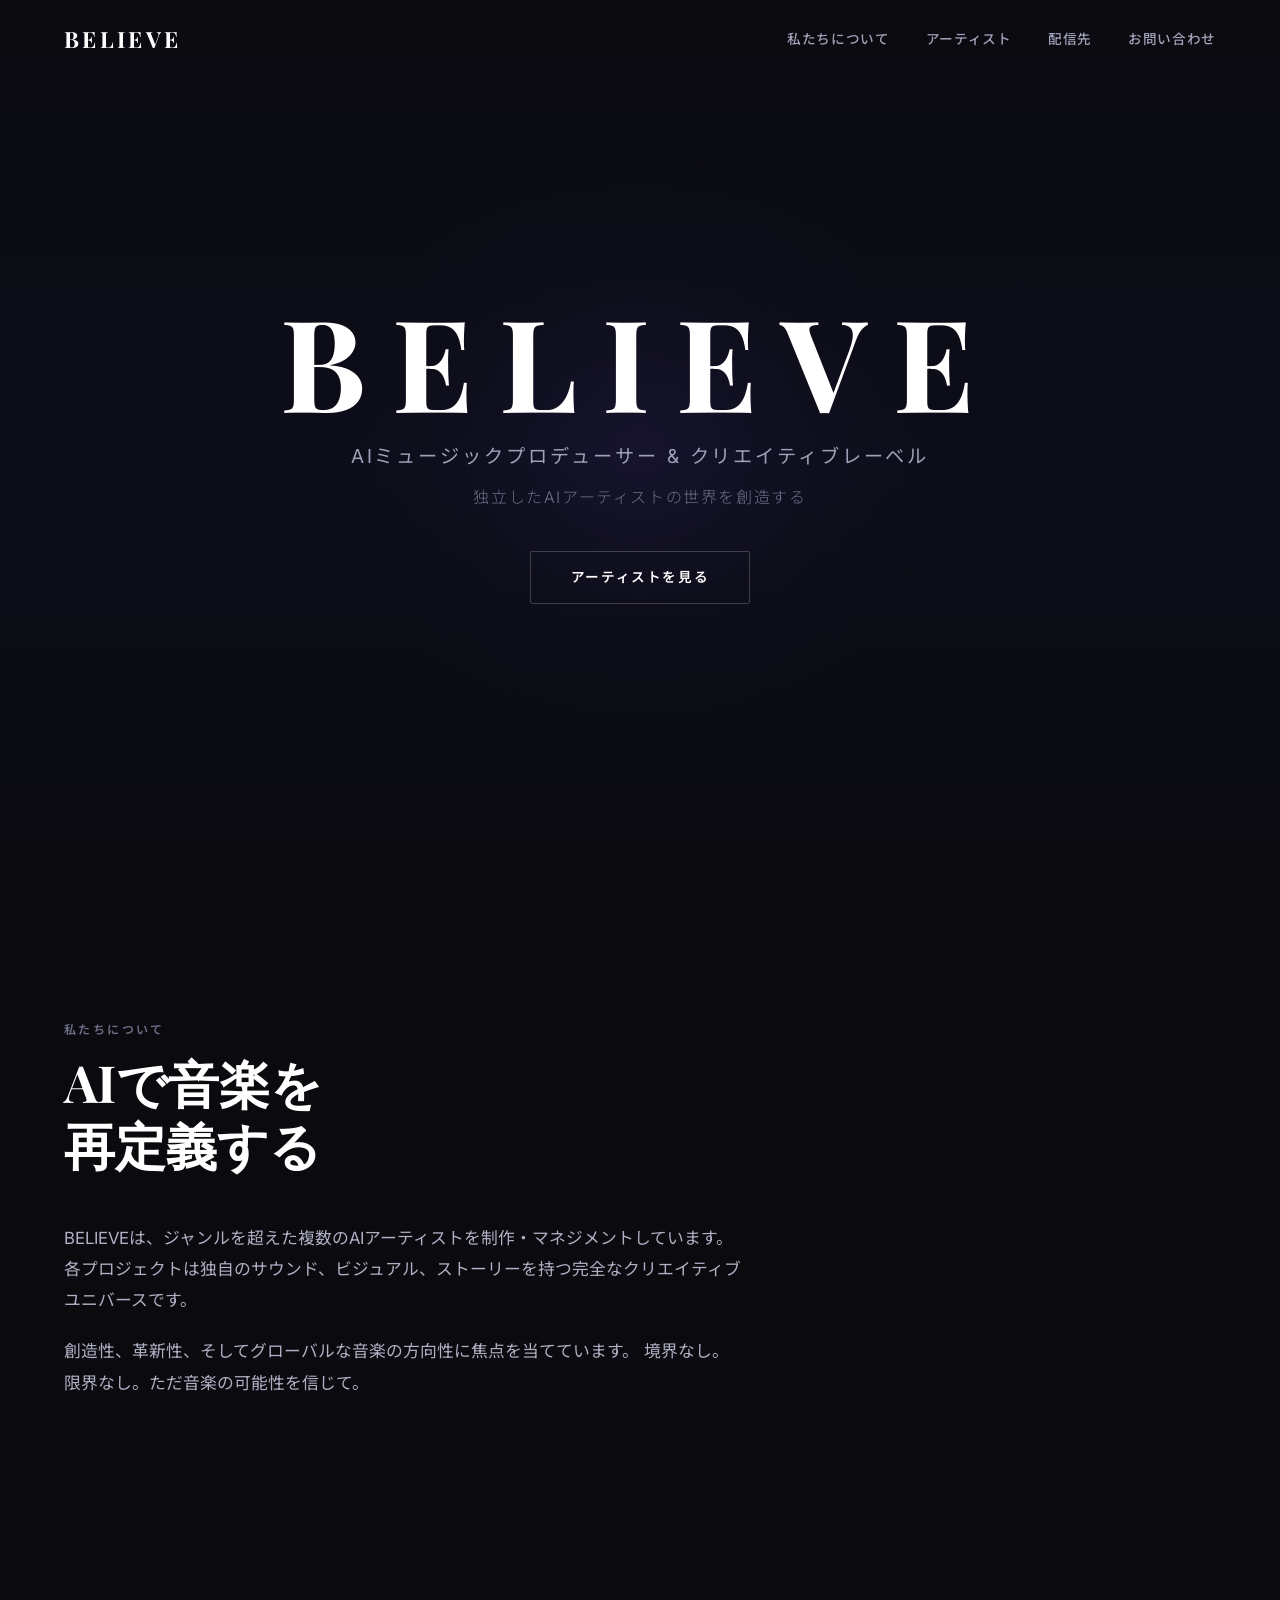
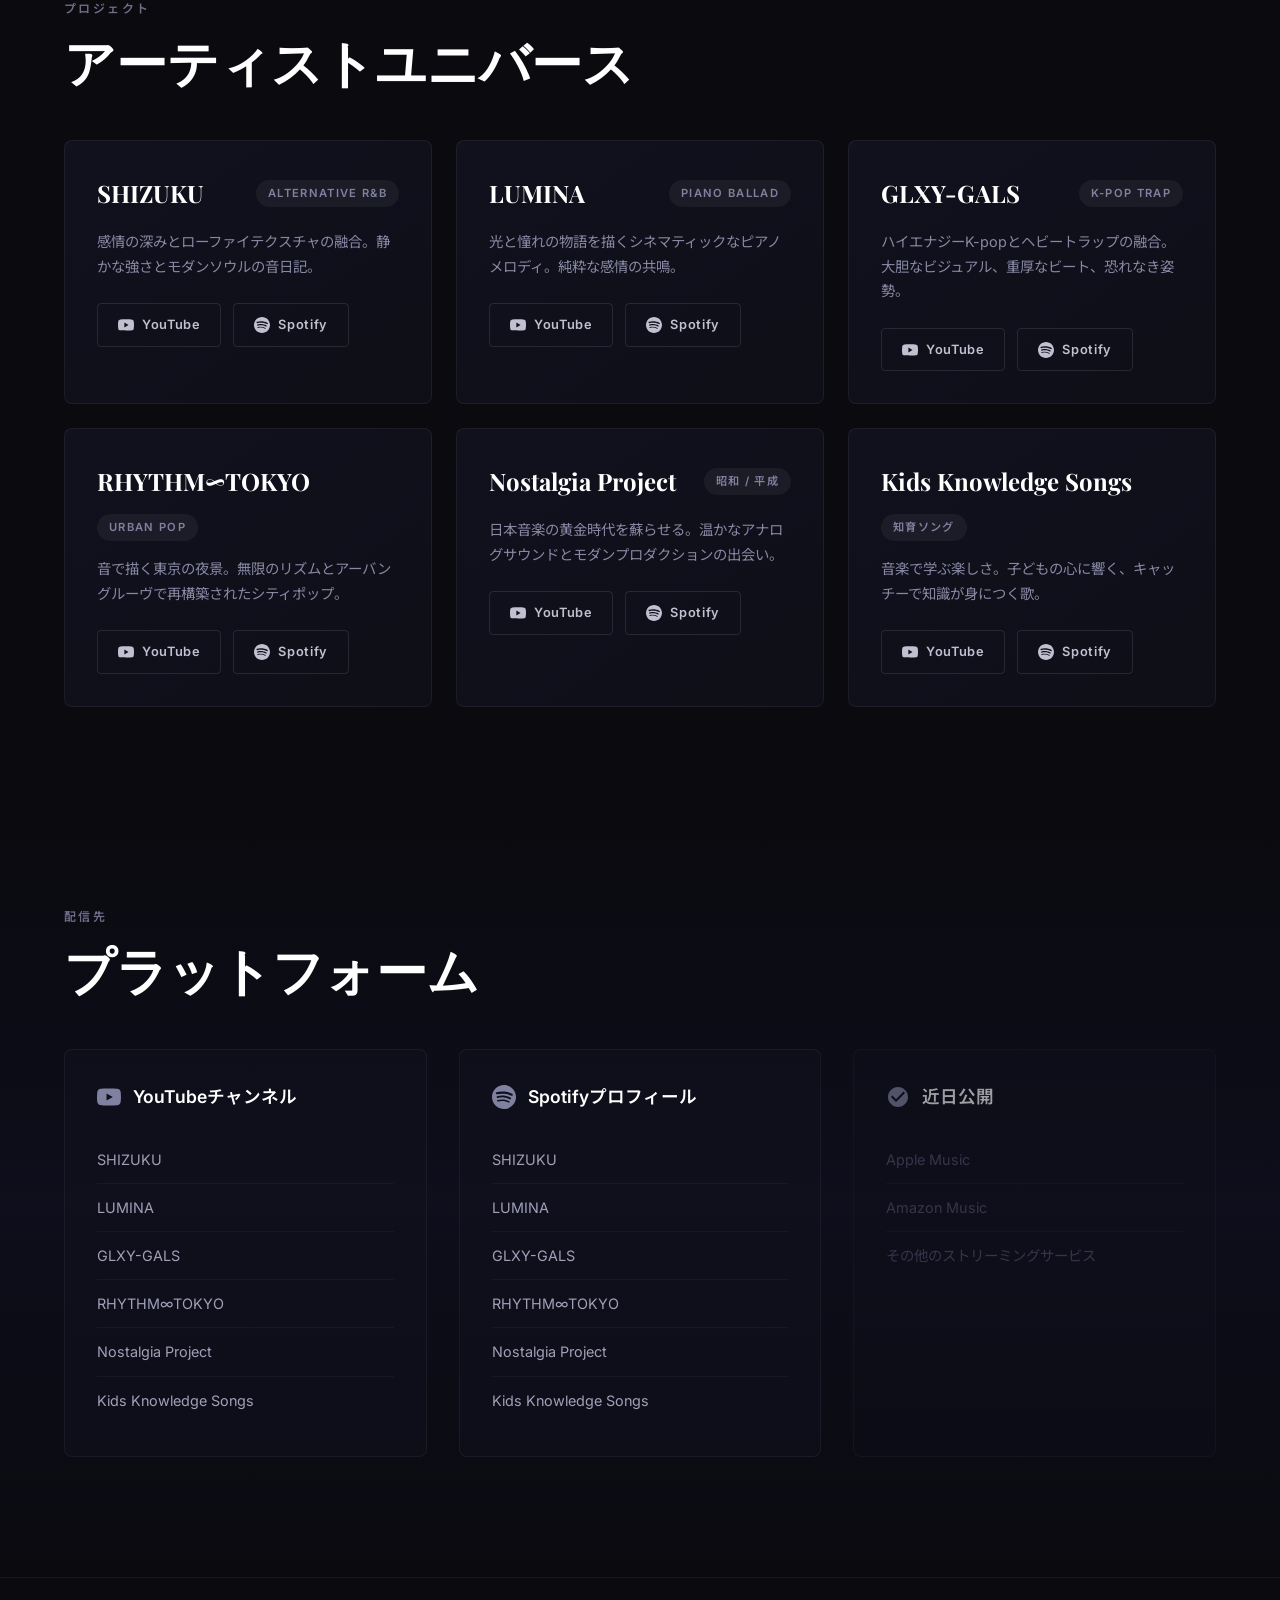
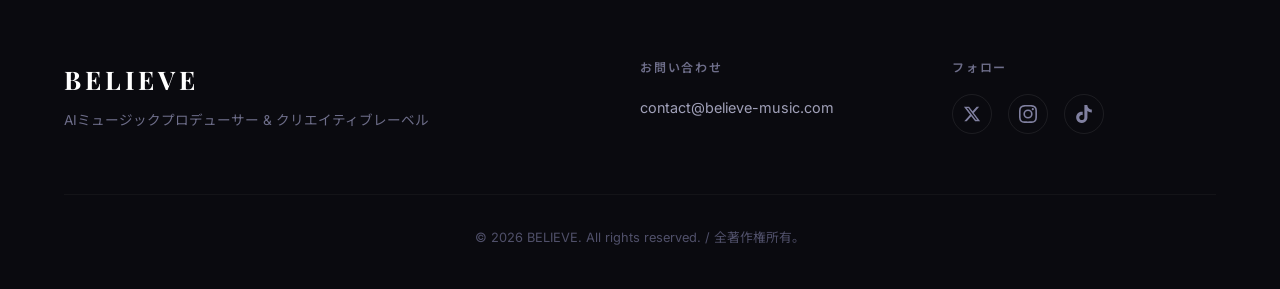
<file: Documents/01_開発/75_suno_lpsite/index.html>
<!DOCTYPE html>
<html lang="ja">
<head>
  <meta charset="UTF-8">
  <meta name="viewport" content="width=device-width, initial-scale=1.0">
  <title>BELIEVE — AIミュージックプロデューサー & クリエイティブレーベル</title>
  <meta name="description" content="BELIEVEは、ジャンルを超えた複数のAIアーティストを制作・マネジメントするクリエイティブレーベルです。">
  <link rel="stylesheet" href="style.css">
  <link rel="preconnect" href="https://fonts.googleapis.com">
  <link rel="preconnect" href="https://fonts.gstatic.com" crossorigin>
  <link href="https://fonts.googleapis.com/css2?family=Inter:wght@300;400;500;600;700&family=Noto+Sans+JP:wght@300;400;500;600;700&family=Playfair+Display:wght@400;700&display=swap" rel="stylesheet">
</head>
<body>

  <!-- ========== NAVIGATION ========== -->
  <nav class="nav" id="nav">
    <div class="nav__inner">
      <a href="#hero" class="nav__logo">BELIEVE</a>
      <button class="nav__toggle" id="navToggle" aria-label="Toggle menu">
        <span></span><span></span><span></span>
      </button>
      <ul class="nav__links" id="navLinks">
        <li><a href="#about">私たちについて</a></li>
        <li><a href="#artists">アーティスト</a></li>
        <li><a href="#platforms">配信先</a></li>
        <li><a href="#contact">お問い合わせ</a></li>
      </ul>
    </div>
  </nav>

  <!-- ========== HERO SECTION ========== -->
  <section class="hero" id="hero">
    <div class="hero__glow"></div>
    <div class="hero__content fade-in">
      <h1 class="hero__title">BELIEVE</h1>
      <p class="hero__subtitle">AIミュージックプロデューサー &amp; クリエイティブレーベル</p>
      <p class="hero__tagline">独立したAIアーティストの世界を創造する</p>
      <a href="#artists" class="hero__cta">アーティストを見る</a>
    </div>
  </section>

  <!-- ========== ABOUT SECTION ========== -->
  <section class="about" id="about">
    <div class="container">
      <div class="about__content fade-in">
        <span class="section-label">私たちについて</span>
        <h2 class="section-title">AIで音楽を<br>再定義する</h2>
        <p class="about__text">
          BELIEVEは、ジャンルを超えた複数のAIアーティストを制作・マネジメントしています。
          各プロジェクトは独自のサウンド、ビジュアル、ストーリーを持つ完全なクリエイティブユニバースです。
        </p>
        <p class="about__text">
          創造性、革新性、そしてグローバルな音楽の方向性に焦点を当てています。
          境界なし。限界なし。ただ音楽の可能性を信じて。
        </p>
      </div>
    </div>
  </section>

  <!-- ========== ARTISTS SECTION ========== -->
  <section class="artists" id="artists">
    <div class="container">
      <span class="section-label fade-in">プロジェクト</span>
      <h2 class="section-title fade-in">アーティストユニバース</h2>

      <div class="artists__grid">

        <!-- ===== ARTIST CARD: SHIZUKU ===== -->
        <!-- To add links: replace # in href with your YouTube/Spotify URL -->
        <article class="card fade-in">
          <div class="card__header">
            <h3 class="card__name">SHIZUKU</h3>
            <span class="card__genre">Alternative R&B</span>
          </div>
          <p class="card__desc">感情の深みとローファイテクスチャの融合。静かな強さとモダンソウルの音日記。</p>
          <div class="card__actions">
            <a href="#" class="btn btn--yt" target="_blank" rel="noopener" aria-label="SHIZUKU on YouTube">
              <svg class="btn__icon" viewBox="0 0 24 24" fill="currentColor"><path d="M23.498 6.186a3.016 3.016 0 00-2.122-2.136C19.505 3.545 12 3.545 12 3.545s-7.505 0-9.377.505A3.017 3.017 0 00.502 6.186C0 8.07 0 12 0 12s0 3.93.502 5.814a3.016 3.016 0 002.122 2.136c1.871.505 9.376.505 9.376.505s7.505 0 9.377-.505a3.015 3.015 0 002.122-2.136C24 15.93 24 12 24 12s0-3.93-.502-5.814zM9.545 15.568V8.432L15.818 12l-6.273 3.568z"/></svg>
              YouTube
            </a>
            <a href="#" class="btn btn--sp" target="_blank" rel="noopener" aria-label="SHIZUKU on Spotify">
              <svg class="btn__icon" viewBox="0 0 24 24" fill="currentColor"><path d="M12 0C5.4 0 0 5.4 0 12s5.4 12 12 12 12-5.4 12-12S18.66 0 12 0zm5.521 17.34c-.24.359-.66.48-1.021.24-2.82-1.74-6.36-2.101-10.561-1.141-.418.122-.779-.179-.899-.539-.12-.421.18-.78.54-.9 4.56-1.021 8.52-.6 11.64 1.32.42.18.479.659.301 1.02zm1.44-3.3c-.301.42-.841.6-1.262.3-3.239-1.98-8.159-2.58-11.939-1.38-.479.12-1.02-.12-1.14-.6-.12-.48.12-1.021.6-1.141C9.6 9.9 15 10.561 18.72 12.84c.361.181.54.78.241 1.2zm.12-3.36C15.24 8.4 8.82 8.16 5.16 9.301c-.6.179-1.2-.181-1.38-.721-.18-.601.18-1.2.72-1.381 4.26-1.26 11.28-1.02 15.721 1.621.539.3.719 1.02.419 1.56-.299.421-1.02.599-1.559.3z"/></svg>
              Spotify
            </a>
          </div>
        </article>

        <!-- ===== ARTIST CARD: LUMINA ===== -->
        <article class="card fade-in">
          <div class="card__header">
            <h3 class="card__name">LUMINA</h3>
            <span class="card__genre">Piano Ballad</span>
          </div>
          <p class="card__desc">光と憧れの物語を描くシネマティックなピアノメロディ。純粋な感情の共鳴。</p>
          <div class="card__actions">
            <a href="#" class="btn btn--yt" target="_blank" rel="noopener" aria-label="LUMINA on YouTube">
              <svg class="btn__icon" viewBox="0 0 24 24" fill="currentColor"><path d="M23.498 6.186a3.016 3.016 0 00-2.122-2.136C19.505 3.545 12 3.545 12 3.545s-7.505 0-9.377.505A3.017 3.017 0 00.502 6.186C0 8.07 0 12 0 12s0 3.93.502 5.814a3.016 3.016 0 002.122 2.136c1.871.505 9.376.505 9.376.505s7.505 0 9.377-.505a3.015 3.015 0 002.122-2.136C24 15.93 24 12 24 12s0-3.93-.502-5.814zM9.545 15.568V8.432L15.818 12l-6.273 3.568z"/></svg>
              YouTube
            </a>
            <a href="#" class="btn btn--sp" target="_blank" rel="noopener" aria-label="LUMINA on Spotify">
              <svg class="btn__icon" viewBox="0 0 24 24" fill="currentColor"><path d="M12 0C5.4 0 0 5.4 0 12s5.4 12 12 12 12-5.4 12-12S18.66 0 12 0zm5.521 17.34c-.24.359-.66.48-1.021.24-2.82-1.74-6.36-2.101-10.561-1.141-.418.122-.779-.179-.899-.539-.12-.421.18-.78.54-.9 4.56-1.021 8.52-.6 11.64 1.32.42.18.479.659.301 1.02zm1.44-3.3c-.301.42-.841.6-1.262.3-3.239-1.98-8.159-2.58-11.939-1.38-.479.12-1.02-.12-1.14-.6-.12-.48.12-1.021.6-1.141C9.6 9.9 15 10.561 18.72 12.84c.361.181.54.78.241 1.2zm.12-3.36C15.24 8.4 8.82 8.16 5.16 9.301c-.6.179-1.2-.181-1.38-.721-.18-.601.18-1.2.72-1.381 4.26-1.26 11.28-1.02 15.721 1.621.539.3.719 1.02.419 1.56-.299.421-1.02.599-1.559.3z"/></svg>
              Spotify
            </a>
          </div>
        </article>

        <!-- ===== ARTIST CARD: GLXY-GALS ===== -->
        <article class="card fade-in">
          <div class="card__header">
            <h3 class="card__name">GLXY-GALS</h3>
            <span class="card__genre">K-pop Trap</span>
          </div>
          <p class="card__desc">ハイエナジーK-popとヘビートラップの融合。大胆なビジュアル、重厚なビート、恐れなき姿勢。</p>
          <div class="card__actions">
            <a href="#" class="btn btn--yt" target="_blank" rel="noopener" aria-label="GLXY-GALS on YouTube">
              <svg class="btn__icon" viewBox="0 0 24 24" fill="currentColor"><path d="M23.498 6.186a3.016 3.016 0 00-2.122-2.136C19.505 3.545 12 3.545 12 3.545s-7.505 0-9.377.505A3.017 3.017 0 00.502 6.186C0 8.07 0 12 0 12s0 3.93.502 5.814a3.016 3.016 0 002.122 2.136c1.871.505 9.376.505 9.376.505s7.505 0 9.377-.505a3.015 3.015 0 002.122-2.136C24 15.93 24 12 24 12s0-3.93-.502-5.814zM9.545 15.568V8.432L15.818 12l-6.273 3.568z"/></svg>
              YouTube
            </a>
            <a href="#" class="btn btn--sp" target="_blank" rel="noopener" aria-label="GLXY-GALS on Spotify">
              <svg class="btn__icon" viewBox="0 0 24 24" fill="currentColor"><path d="M12 0C5.4 0 0 5.4 0 12s5.4 12 12 12 12-5.4 12-12S18.66 0 12 0zm5.521 17.34c-.24.359-.66.48-1.021.24-2.82-1.74-6.36-2.101-10.561-1.141-.418.122-.779-.179-.899-.539-.12-.421.18-.78.54-.9 4.56-1.021 8.52-.6 11.64 1.32.42.18.479.659.301 1.02zm1.44-3.3c-.301.42-.841.6-1.262.3-3.239-1.98-8.159-2.58-11.939-1.38-.479.12-1.02-.12-1.14-.6-.12-.48.12-1.021.6-1.141C9.6 9.9 15 10.561 18.72 12.84c.361.181.54.78.241 1.2zm.12-3.36C15.24 8.4 8.82 8.16 5.16 9.301c-.6.179-1.2-.181-1.38-.721-.18-.601.18-1.2.72-1.381 4.26-1.26 11.28-1.02 15.721 1.621.539.3.719 1.02.419 1.56-.299.421-1.02.599-1.559.3z"/></svg>
              Spotify
            </a>
          </div>
        </article>

        <!-- ===== ARTIST CARD: RHYTHM∞TOKYO ===== -->
        <article class="card fade-in">
          <div class="card__header">
            <h3 class="card__name">RHYTHM&#8734;TOKYO</h3>
            <span class="card__genre">Urban Pop</span>
          </div>
          <p class="card__desc">音で描く東京の夜景。無限のリズムとアーバングルーヴで再構築されたシティポップ。</p>
          <div class="card__actions">
            <a href="#" class="btn btn--yt" target="_blank" rel="noopener" aria-label="RHYTHM TOKYO on YouTube">
              <svg class="btn__icon" viewBox="0 0 24 24" fill="currentColor"><path d="M23.498 6.186a3.016 3.016 0 00-2.122-2.136C19.505 3.545 12 3.545 12 3.545s-7.505 0-9.377.505A3.017 3.017 0 00.502 6.186C0 8.07 0 12 0 12s0 3.93.502 5.814a3.016 3.016 0 002.122 2.136c1.871.505 9.376.505 9.376.505s7.505 0 9.377-.505a3.015 3.015 0 002.122-2.136C24 15.93 24 12 24 12s0-3.93-.502-5.814zM9.545 15.568V8.432L15.818 12l-6.273 3.568z"/></svg>
              YouTube
            </a>
            <a href="#" class="btn btn--sp" target="_blank" rel="noopener" aria-label="RHYTHM TOKYO on Spotify">
              <svg class="btn__icon" viewBox="0 0 24 24" fill="currentColor"><path d="M12 0C5.4 0 0 5.4 0 12s5.4 12 12 12 12-5.4 12-12S18.66 0 12 0zm5.521 17.34c-.24.359-.66.48-1.021.24-2.82-1.74-6.36-2.101-10.561-1.141-.418.122-.779-.179-.899-.539-.12-.421.18-.78.54-.9 4.56-1.021 8.52-.6 11.64 1.32.42.18.479.659.301 1.02zm1.44-3.3c-.301.42-.841.6-1.262.3-3.239-1.98-8.159-2.58-11.939-1.38-.479.12-1.02-.12-1.14-.6-.12-.48.12-1.021.6-1.141C9.6 9.9 15 10.561 18.72 12.84c.361.181.54.78.241 1.2zm.12-3.36C15.24 8.4 8.82 8.16 5.16 9.301c-.6.179-1.2-.181-1.38-.721-.18-.601.18-1.2.72-1.381 4.26-1.26 11.28-1.02 15.721 1.621.539.3.719 1.02.419 1.56-.299.421-1.02.599-1.559.3z"/></svg>
              Spotify
            </a>
          </div>
        </article>

        <!-- ===== ARTIST CARD: Nostalgia Project ===== -->
        <article class="card fade-in">
          <div class="card__header">
            <h3 class="card__name">Nostalgia Project</h3>
            <span class="card__genre">昭和 / 平成</span>
          </div>
          <p class="card__desc">日本音楽の黄金時代を蘇らせる。温かなアナログサウンドとモダンプロダクションの出会い。</p>
          <div class="card__actions">
            <a href="#" class="btn btn--yt" target="_blank" rel="noopener" aria-label="Nostalgia Project on YouTube">
              <svg class="btn__icon" viewBox="0 0 24 24" fill="currentColor"><path d="M23.498 6.186a3.016 3.016 0 00-2.122-2.136C19.505 3.545 12 3.545 12 3.545s-7.505 0-9.377.505A3.017 3.017 0 00.502 6.186C0 8.07 0 12 0 12s0 3.93.502 5.814a3.016 3.016 0 002.122 2.136c1.871.505 9.376.505 9.376.505s7.505 0 9.377-.505a3.015 3.015 0 002.122-2.136C24 15.93 24 12 24 12s0-3.93-.502-5.814zM9.545 15.568V8.432L15.818 12l-6.273 3.568z"/></svg>
              YouTube
            </a>
            <a href="#" class="btn btn--sp" target="_blank" rel="noopener" aria-label="Nostalgia Project on Spotify">
              <svg class="btn__icon" viewBox="0 0 24 24" fill="currentColor"><path d="M12 0C5.4 0 0 5.4 0 12s5.4 12 12 12 12-5.4 12-12S18.66 0 12 0zm5.521 17.34c-.24.359-.66.48-1.021.24-2.82-1.74-6.36-2.101-10.561-1.141-.418.122-.779-.179-.899-.539-.12-.421.18-.78.54-.9 4.56-1.021 8.52-.6 11.64 1.32.42.18.479.659.301 1.02zm1.44-3.3c-.301.42-.841.6-1.262.3-3.239-1.98-8.159-2.58-11.939-1.38-.479.12-1.02-.12-1.14-.6-.12-.48.12-1.021.6-1.141C9.6 9.9 15 10.561 18.72 12.84c.361.181.54.78.241 1.2zm.12-3.36C15.24 8.4 8.82 8.16 5.16 9.301c-.6.179-1.2-.181-1.38-.721-.18-.601.18-1.2.72-1.381 4.26-1.26 11.28-1.02 15.721 1.621.539.3.719 1.02.419 1.56-.299.421-1.02.599-1.559.3z"/></svg>
              Spotify
            </a>
          </div>
        </article>

        <!-- ===== ARTIST CARD: Kids Knowledge Songs ===== -->
        <article class="card fade-in">
          <div class="card__header">
            <h3 class="card__name">Kids Knowledge Songs</h3>
            <span class="card__genre">知育ソング</span>
          </div>
          <p class="card__desc">音楽で学ぶ楽しさ。子どもの心に響く、キャッチーで知識が身につく歌。</p>
          <div class="card__actions">
            <a href="#" class="btn btn--yt" target="_blank" rel="noopener" aria-label="Kids Knowledge Songs on YouTube">
              <svg class="btn__icon" viewBox="0 0 24 24" fill="currentColor"><path d="M23.498 6.186a3.016 3.016 0 00-2.122-2.136C19.505 3.545 12 3.545 12 3.545s-7.505 0-9.377.505A3.017 3.017 0 00.502 6.186C0 8.07 0 12 0 12s0 3.93.502 5.814a3.016 3.016 0 002.122 2.136c1.871.505 9.376.505 9.376.505s7.505 0 9.377-.505a3.015 3.015 0 002.122-2.136C24 15.93 24 12 24 12s0-3.93-.502-5.814zM9.545 15.568V8.432L15.818 12l-6.273 3.568z"/></svg>
              YouTube
            </a>
            <a href="#" class="btn btn--sp" target="_blank" rel="noopener" aria-label="Kids Knowledge Songs on Spotify">
              <svg class="btn__icon" viewBox="0 0 24 24" fill="currentColor"><path d="M12 0C5.4 0 0 5.4 0 12s5.4 12 12 12 12-5.4 12-12S18.66 0 12 0zm5.521 17.34c-.24.359-.66.48-1.021.24-2.82-1.74-6.36-2.101-10.561-1.141-.418.122-.779-.179-.899-.539-.12-.421.18-.78.54-.9 4.56-1.021 8.52-.6 11.64 1.32.42.18.479.659.301 1.02zm1.44-3.3c-.301.42-.841.6-1.262.3-3.239-1.98-8.159-2.58-11.939-1.38-.479.12-1.02-.12-1.14-.6-.12-.48.12-1.021.6-1.141C9.6 9.9 15 10.561 18.72 12.84c.361.181.54.78.241 1.2zm.12-3.36C15.24 8.4 8.82 8.16 5.16 9.301c-.6.179-1.2-.181-1.38-.721-.18-.601.18-1.2.72-1.381 4.26-1.26 11.28-1.02 15.721 1.621.539.3.719 1.02.419 1.56-.299.421-1.02.599-1.559.3z"/></svg>
              Spotify
            </a>
          </div>
        </article>

        <!-- ===== TO ADD A NEW ARTIST: copy any <article class="card"> block above and paste here ===== -->

      </div>
    </div>
  </section>

  <!-- ========== PLATFORM HUB SECTION ========== -->
  <section class="platforms" id="platforms">
    <div class="container">
      <span class="section-label fade-in">配信先</span>
      <h2 class="section-title fade-in">プラットフォーム</h2>

      <div class="platforms__grid">

        <!-- YouTube Channels -->
        <div class="platform-group fade-in">
          <div class="platform-group__header">
            <svg class="platform-group__icon" viewBox="0 0 24 24" fill="currentColor"><path d="M23.498 6.186a3.016 3.016 0 00-2.122-2.136C19.505 3.545 12 3.545 12 3.545s-7.505 0-9.377.505A3.017 3.017 0 00.502 6.186C0 8.07 0 12 0 12s0 3.93.502 5.814a3.016 3.016 0 002.122 2.136c1.871.505 9.376.505 9.376.505s7.505 0 9.377-.505a3.015 3.015 0 002.122-2.136C24 15.93 24 12 24 12s0-3.93-.502-5.814zM9.545 15.568V8.432L15.818 12l-6.273 3.568z"/></svg>
            <h3>YouTubeチャンネル</h3>
          </div>
          <ul class="platform-group__list">
            <!-- Replace # with actual YouTube channel URLs -->
            <li><a href="#" target="_blank" rel="noopener">SHIZUKU</a></li>
            <li><a href="#" target="_blank" rel="noopener">LUMINA</a></li>
            <li><a href="#" target="_blank" rel="noopener">GLXY-GALS</a></li>
            <li><a href="#" target="_blank" rel="noopener">RHYTHM&#8734;TOKYO</a></li>
            <li><a href="#" target="_blank" rel="noopener">Nostalgia Project</a></li>
            <li><a href="#" target="_blank" rel="noopener">Kids Knowledge Songs</a></li>
          </ul>
        </div>

        <!-- Spotify Profiles -->
        <div class="platform-group fade-in">
          <div class="platform-group__header">
            <svg class="platform-group__icon" viewBox="0 0 24 24" fill="currentColor"><path d="M12 0C5.4 0 0 5.4 0 12s5.4 12 12 12 12-5.4 12-12S18.66 0 12 0zm5.521 17.34c-.24.359-.66.48-1.021.24-2.82-1.74-6.36-2.101-10.561-1.141-.418.122-.779-.179-.899-.539-.12-.421.18-.78.54-.9 4.56-1.021 8.52-.6 11.64 1.32.42.18.479.659.301 1.02zm1.44-3.3c-.301.42-.841.6-1.262.3-3.239-1.98-8.159-2.58-11.939-1.38-.479.12-1.02-.12-1.14-.6-.12-.48.12-1.021.6-1.141C9.6 9.9 15 10.561 18.72 12.84c.361.181.54.78.241 1.2zm.12-3.36C15.24 8.4 8.82 8.16 5.16 9.301c-.6.179-1.2-.181-1.38-.721-.18-.601.18-1.2.72-1.381 4.26-1.26 11.28-1.02 15.721 1.621.539.3.719 1.02.419 1.56-.299.421-1.02.599-1.559.3z"/></svg>
            <h3>Spotifyプロフィール</h3>
          </div>
          <ul class="platform-group__list">
            <!-- Replace # with actual Spotify artist URLs -->
            <li><a href="#" target="_blank" rel="noopener">SHIZUKU</a></li>
            <li><a href="#" target="_blank" rel="noopener">LUMINA</a></li>
            <li><a href="#" target="_blank" rel="noopener">GLXY-GALS</a></li>
            <li><a href="#" target="_blank" rel="noopener">RHYTHM&#8734;TOKYO</a></li>
            <li><a href="#" target="_blank" rel="noopener">Nostalgia Project</a></li>
            <li><a href="#" target="_blank" rel="noopener">Kids Knowledge Songs</a></li>
          </ul>
        </div>

        <!-- Future Platforms -->
        <div class="platform-group platform-group--coming fade-in">
          <div class="platform-group__header">
            <svg class="platform-group__icon" viewBox="0 0 24 24" fill="currentColor"><path d="M12 2C6.48 2 2 6.48 2 12s4.48 10 10 10 10-4.48 10-10S17.52 2 12 2zm-2 15l-5-5 1.41-1.41L10 14.17l7.59-7.59L19 8l-9 9z"/></svg>
            <h3>近日公開</h3>
          </div>
          <ul class="platform-group__list">
            <li><span>Apple Music</span></li>
            <li><span>Amazon Music</span></li>
            <li><span>その他のストリーミングサービス</span></li>
          </ul>
        </div>

      </div>
    </div>
  </section>

  <!-- ========== FOOTER ========== -->
  <footer class="footer" id="contact">
    <div class="container">
      <div class="footer__inner">
        <div class="footer__brand">
          <h3 class="footer__logo">BELIEVE</h3>
          <p class="footer__tagline">AIミュージックプロデューサー &amp; クリエイティブレーベル</p>
        </div>
        <div class="footer__contact">
          <h4>お問い合わせ</h4>
          <!-- Replace with your actual email -->
          <a href="mailto:contact@believe-music.com">contact@believe-music.com</a>
        </div>
        <div class="footer__social">
          <h4>フォロー</h4>
          <div class="footer__social-links">
            <!-- Replace # with actual social media URLs -->
            <a href="#" target="_blank" rel="noopener" aria-label="Twitter / X">
              <svg viewBox="0 0 24 24" fill="currentColor"><path d="M18.244 2.25h3.308l-7.227 8.26 8.502 11.24H16.17l-5.214-6.817L4.99 21.75H1.68l7.73-8.835L1.254 2.25H8.08l4.713 6.231zm-1.161 17.52h1.833L7.084 4.126H5.117z"/></svg>
            </a>
            <a href="#" target="_blank" rel="noopener" aria-label="Instagram">
              <svg viewBox="0 0 24 24" fill="currentColor"><path d="M12 2.163c3.204 0 3.584.012 4.85.07 3.252.148 4.771 1.691 4.919 4.919.058 1.265.069 1.645.069 4.849 0 3.205-.012 3.584-.069 4.849-.149 3.225-1.664 4.771-4.919 4.919-1.266.058-1.644.07-4.85.07-3.204 0-3.584-.012-4.849-.07-3.26-.149-4.771-1.699-4.919-4.92-.058-1.265-.07-1.644-.07-4.849 0-3.204.013-3.583.07-4.849.149-3.227 1.664-4.771 4.919-4.919 1.266-.057 1.645-.069 4.849-.069zM12 0C8.741 0 8.333.014 7.053.072 2.695.272.273 2.69.073 7.052.014 8.333 0 8.741 0 12c0 3.259.014 3.668.072 4.948.2 4.358 2.618 6.78 6.98 6.98C8.333 23.986 8.741 24 12 24c3.259 0 3.668-.014 4.948-.072 4.354-.2 6.782-2.618 6.979-6.98.059-1.28.073-1.689.073-4.948 0-3.259-.014-3.667-.072-4.947-.196-4.354-2.617-6.78-6.979-6.98C15.668.014 15.259 0 12 0zm0 5.838a6.162 6.162 0 100 12.324 6.162 6.162 0 000-12.324zM12 16a4 4 0 110-8 4 4 0 010 8zm6.406-11.845a1.44 1.44 0 100 2.881 1.44 1.44 0 000-2.881z"/></svg>
            </a>
            <a href="#" target="_blank" rel="noopener" aria-label="TikTok">
              <svg viewBox="0 0 24 24" fill="currentColor"><path d="M12.525.02c1.31-.02 2.61-.01 3.91-.02.08 1.53.63 3.09 1.75 4.17 1.12 1.11 2.7 1.62 4.24 1.79v4.03c-1.44-.05-2.89-.35-4.2-.97-.57-.26-1.1-.59-1.62-.93-.01 2.92.01 5.84-.02 8.75-.08 1.4-.54 2.79-1.35 3.94-1.31 1.92-3.58 3.17-5.91 3.21-1.43.08-2.86-.31-4.08-1.03-2.02-1.19-3.44-3.37-3.65-5.71-.02-.5-.03-1-.01-1.49.18-1.9 1.12-3.72 2.58-4.96 1.66-1.44 3.98-2.13 6.15-1.72.02 1.48-.04 2.96-.04 4.44-.99-.32-2.15-.23-3.02.37-.63.41-1.11 1.04-1.36 1.75-.21.51-.15 1.07-.14 1.61.24 1.64 1.82 3.02 3.5 2.87 1.12-.01 2.19-.66 2.77-1.61.19-.33.4-.67.41-1.06.1-1.79.06-3.57.07-5.36.01-4.03-.01-8.05.02-12.07z"/></svg>
            </a>
          </div>
        </div>
      </div>
      <div class="footer__bottom">
        <p>&copy; 2026 BELIEVE. All rights reserved. / 全著作権所有。</p>
      </div>
    </div>
  </footer>

  <script>
    /* ========== Smooth Scroll ========== */
    document.querySelectorAll('a[href^="#"]').forEach(function(anchor) {
      anchor.addEventListener('click', function(e) {
        e.preventDefault();
        var target = document.querySelector(this.getAttribute('href'));
        if (target) {
          target.scrollIntoView({ behavior: 'smooth', block: 'start' });
          /* Close mobile nav if open */
          navLinks.classList.remove('nav__links--open');
          navToggle.classList.remove('nav__toggle--open');
        }
      });
    });

    /* ========== Mobile Nav Toggle ========== */
    var navToggle = document.getElementById('navToggle');
    var navLinks = document.getElementById('navLinks');
    navToggle.addEventListener('click', function() {
      navLinks.classList.toggle('nav__links--open');
      navToggle.classList.toggle('nav__toggle--open');
    });

    /* ========== Navbar Background on Scroll ========== */
    var nav = document.getElementById('nav');
    window.addEventListener('scroll', function() {
      if (window.scrollY > 60) {
        nav.classList.add('nav--scrolled');
      } else {
        nav.classList.remove('nav--scrolled');
      }
    });

    /* ========== Fade-in on Scroll (Intersection Observer) ========== */
    var fadeEls = document.querySelectorAll('.fade-in');
    var observer = new IntersectionObserver(function(entries) {
      entries.forEach(function(entry) {
        if (entry.isIntersecting) {
          entry.target.classList.add('fade-in--visible');
          observer.unobserve(entry.target);
        }
      });
    }, { threshold: 0.15 });
    fadeEls.forEach(function(el) { observer.observe(el); });
  </script>

</body>
</html>
</file>
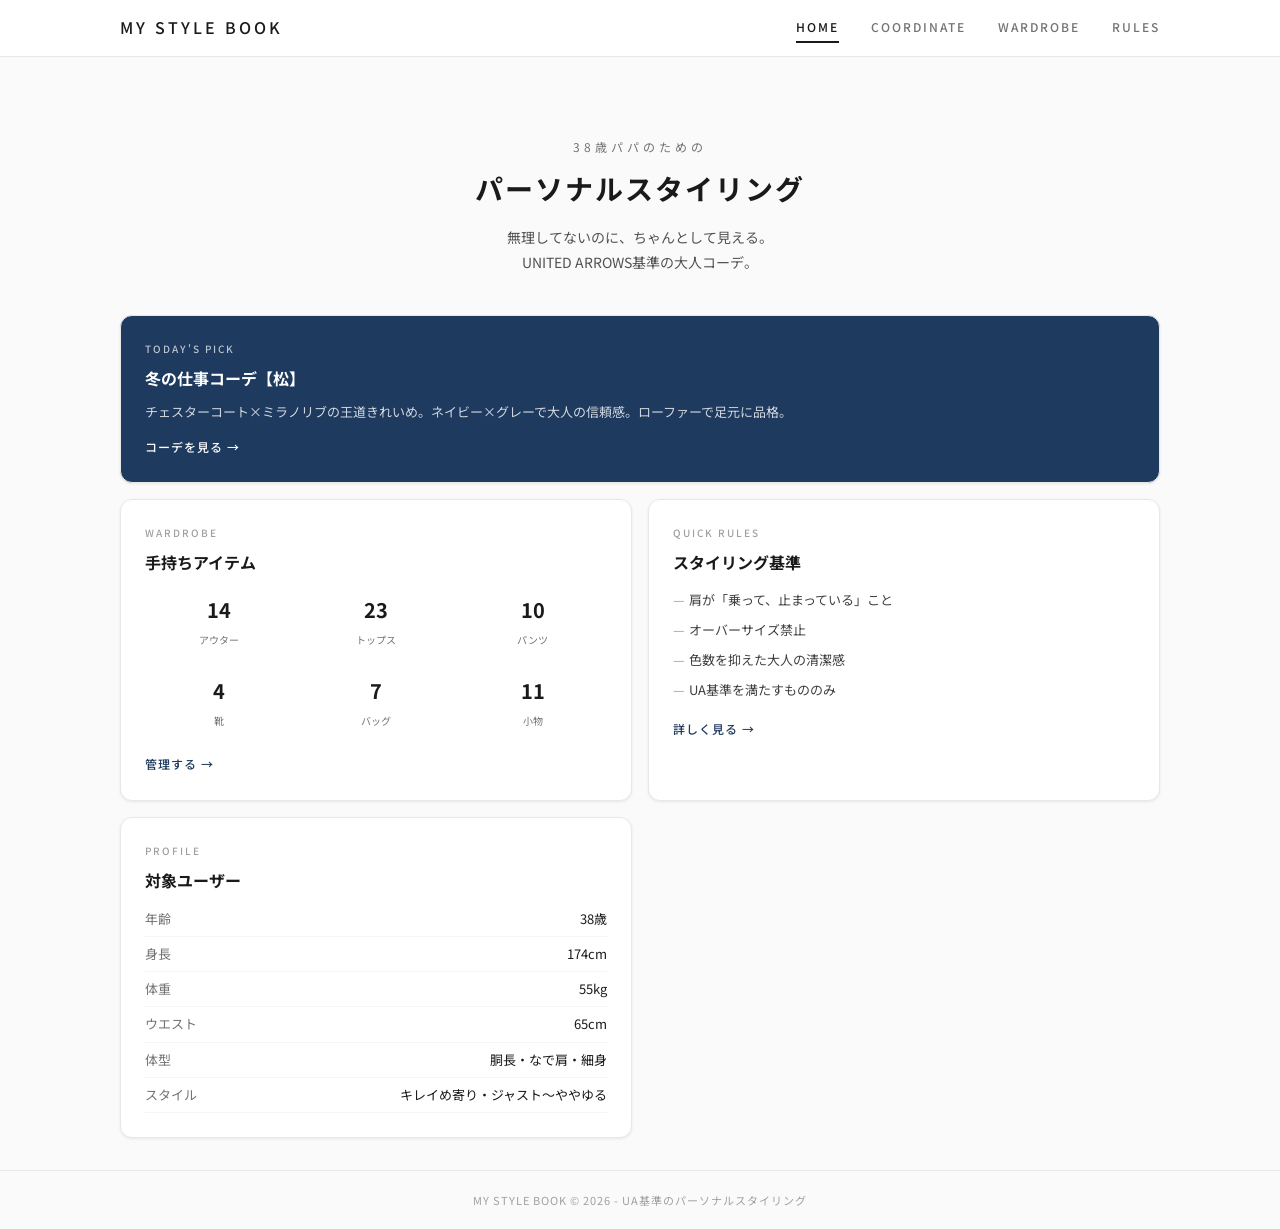
<file: Documents/01_開発/76_fashioncode_site/index.html>
<!DOCTYPE html>
<html lang="ja">
<head>
  <meta charset="UTF-8">
  <meta name="viewport" content="width=device-width, initial-scale=1.0">
  <title>MY STYLE BOOK - パーソナルファッションコーデ</title>
  <link rel="preconnect" href="https://fonts.googleapis.com">
  <link rel="preconnect" href="https://fonts.gstatic.com" crossorigin>
  <link href="https://fonts.googleapis.com/css2?family=Noto+Sans+JP:wght@300;400;500;700&display=swap" rel="stylesheet">
  <link rel="stylesheet" href="css/style.css">
</head>
<body>
  <!-- ヘッダー -->
  <header class="header">
    <div class="header-inner">
      <h1 class="logo" onclick="navigateTo('dashboard')">MY STYLE BOOK</h1>
      <button class="menu-toggle" onclick="toggleMenu()" aria-label="メニュー">
        <span></span><span></span><span></span>
      </button>
      <nav class="nav" id="mainNav">
        <a href="#" class="nav-link active" data-page="dashboard" onclick="navigateTo('dashboard')">HOME</a>
        <a href="#" class="nav-link" data-page="coordinate" onclick="navigateTo('coordinate')">COORDINATE</a>
        <a href="#" class="nav-link" data-page="wardrobe" onclick="navigateTo('wardrobe')">WARDROBE</a>
        <a href="#" class="nav-link" data-page="rules" onclick="navigateTo('rules')">RULES</a>
      </nav>
    </div>
  </header>

  <main class="main">
    <!-- ダッシュボード -->
    <section id="page-dashboard" class="page active">
      <div class="container">
        <div class="hero">
          <p class="hero-sub">38歳パパのための</p>
          <h2 class="hero-title">パーソナルスタイリング</h2>
          <p class="hero-desc">無理してないのに、ちゃんとして見える。<br>UNITED ARROWS基準の大人コーデ。</p>
        </div>

        <div class="dashboard-grid">
          <!-- 今日のおすすめ -->
          <div class="card card-recommend" onclick="navigateTo('coordinate')">
            <div class="card-label">TODAY'S PICK</div>
            <h3 class="card-title" id="todayCoordeName">-</h3>
            <p class="card-desc" id="todayCoordeDesc">季節に合わせたおすすめコーデ</p>
            <span class="card-link">コーデを見る →</span>
          </div>

          <!-- ワードローブサマリー -->
          <div class="card" onclick="navigateTo('wardrobe')">
            <div class="card-label">WARDROBE</div>
            <h3 class="card-title">手持ちアイテム</h3>
            <div class="wardrobe-summary" id="wardrobeSummary"></div>
            <span class="card-link">管理する →</span>
          </div>

          <!-- クイックルール -->
          <div class="card" onclick="navigateTo('rules')">
            <div class="card-label">QUICK RULES</div>
            <h3 class="card-title">スタイリング基準</h3>
            <ul class="quick-rules">
              <li>肩が「乗って、止まっている」こと</li>
              <li>オーバーサイズ禁止</li>
              <li>色数を抑えた大人の清潔感</li>
              <li>UA基準を満たすもののみ</li>
            </ul>
            <span class="card-link">詳しく見る →</span>
          </div>

          <!-- プロフィール -->
          <div class="card card-profile">
            <div class="card-label">PROFILE</div>
            <h3 class="card-title">対象ユーザー</h3>
            <div class="profile-info">
              <div class="profile-row"><span class="profile-key">年齢</span><span>38歳</span></div>
              <div class="profile-row"><span class="profile-key">身長</span><span>174cm</span></div>
              <div class="profile-row"><span class="profile-key">体重</span><span>55kg</span></div>
              <div class="profile-row"><span class="profile-key">ウエスト</span><span>65cm</span></div>
              <div class="profile-row"><span class="profile-key">体型</span><span>胴長・なで肩・細身</span></div>
              <div class="profile-row"><span class="profile-key">スタイル</span><span>キレイめ寄り・ジャスト〜ややゆる</span></div>
            </div>
          </div>
        </div>
      </div>
    </section>

    <!-- コーデ提案ページ -->
    <section id="page-coordinate" class="page">
      <div class="container">
        <h2 class="page-title">COORDINATE</h2>
        <p class="page-subtitle">シーンと季節を選んで、最適なコーデを。</p>

        <!-- フィルター -->
        <div class="filter-section">
          <div class="filter-group">
            <label class="filter-label">季節</label>
            <div class="filter-buttons" id="seasonFilter"></div>
          </div>
          <div class="filter-group">
            <label class="filter-label">シーン</label>
            <div class="filter-buttons" id="sceneFilter"></div>
          </div>
        </div>

        <!-- コーデ一覧 -->
        <div class="coordinate-list" id="coordinateList"></div>

        <!-- 空状態 -->
        <div class="empty-state" id="coordinateEmpty" style="display:none;">
          <p>条件に合うコーデがありません。<br>フィルターを変更してみてください。</p>
        </div>
      </div>
    </section>

    <!-- ワードローブページ -->
    <section id="page-wardrobe" class="page">
      <div class="container">
        <h2 class="page-title">WARDROBE</h2>
        <p class="page-subtitle">手持ちアイテムの管理。追加・編集・削除が自由に。</p>

        <!-- カテゴリタブ -->
        <div class="tab-bar" id="categoryTabs"></div>

        <!-- アクションバー -->
        <div class="action-bar">
          <span class="item-count" id="itemCount">0 items</span>
          <button class="btn btn-primary" onclick="openAddModal()">+ アイテム追加</button>
        </div>

        <!-- アイテム一覧 -->
        <div class="wardrobe-grid" id="wardrobeGrid"></div>

        <!-- 空状態 -->
        <div class="empty-state" id="wardrobeEmpty" style="display:none;">
          <p>このカテゴリにはアイテムがありません。<br>「+ アイテム追加」から登録してください。</p>
        </div>
      </div>
    </section>

    <!-- ルールページ -->
    <section id="page-rules" class="page">
      <div class="container">
        <h2 class="page-title">STYLING RULES</h2>
        <p class="page-subtitle">UA基準の大人スタイリング・ルールブック。</p>

        <!-- 参考俳優 -->
        <div class="rule-section">
          <h3 class="rule-heading">参考スタイル基準</h3>
          <p class="rule-note">なで肩・細身男性が無理なく成立する現実的完成形</p>
          <div class="actor-grid" id="actorGrid"></div>
        </div>

        <!-- チェックリスト -->
        <div class="rule-section">
          <h3 class="rule-heading">最終判断チェックリスト</h3>
          <div class="checklist" id="checklist"></div>
        </div>

        <!-- ブランド基準 -->
        <div class="rule-section">
          <h3 class="rule-heading">ブランド基準（UA軸）</h3>
          <div class="rule-card" id="brandPolicy"></div>
        </div>

        <!-- 絶対NG -->
        <div class="rule-section">
          <h3 class="rule-heading">絶対NG</h3>
          <div class="ng-grid">
            <div class="ng-column">
              <h4>ファッション</h4>
              <ul class="ng-list" id="fashionNG"></ul>
            </div>
            <div class="ng-column">
              <h4>身だしなみ</h4>
              <ul class="ng-list" id="groomingNG"></ul>
            </div>
          </div>
        </div>

        <!-- アイテム別ルール -->
        <div class="rule-section">
          <h3 class="rule-heading">アイテム別ルール</h3>
          <div class="item-rules" id="itemRules"></div>
        </div>
      </div>
    </section>
  </main>

  <!-- アイテム追加/編集モーダル -->
  <div class="modal-overlay" id="itemModal">
    <div class="modal">
      <div class="modal-header">
        <h3 class="modal-title" id="modalTitle">アイテム追加</h3>
        <button class="modal-close" onclick="closeModal()">&times;</button>
      </div>
      <form id="itemForm" onsubmit="return handleItemSubmit(event)">
        <div class="form-group">
          <label>カテゴリ</label>
          <select id="formCategory" required>
            <option value="">選択してください</option>
            <option value="outer">アウター</option>
            <option value="tops">トップス</option>
            <option value="pants">パンツ</option>
            <option value="shoes">靴</option>
            <option value="bags">バッグ</option>
            <option value="accessories">小物</option>
          </select>
        </div>
        <div class="form-group">
          <label>ブランド</label>
          <input type="text" id="formBrand" placeholder="例：UNIQLO" required>
        </div>
        <div class="form-group">
          <label>アイテム名</label>
          <input type="text" id="formName" placeholder="例：ウォームスマートパンツ" required>
        </div>
        <div class="form-group">
          <label>カラー</label>
          <input type="text" id="formColor" placeholder="例：ブラック">
        </div>
        <div class="form-group">
          <label>サイズ</label>
          <input type="text" id="formSize" placeholder="例：M">
        </div>
        <div class="form-group">
          <label>シーズン</label>
          <div class="checkbox-group">
            <label class="checkbox-label"><input type="checkbox" name="season" value="spring"> 春</label>
            <label class="checkbox-label"><input type="checkbox" name="season" value="summer"> 夏</label>
            <label class="checkbox-label"><input type="checkbox" name="season" value="autumn"> 秋</label>
            <label class="checkbox-label"><input type="checkbox" name="season" value="winter"> 冬</label>
            <label class="checkbox-label"><input type="checkbox" name="season" value="all"> 通年</label>
          </div>
        </div>
        <div class="form-group">
          <label>タグ（カンマ区切り）</label>
          <input type="text" id="formTags" placeholder="例：きれいめ, スラックス">
        </div>
        <input type="hidden" id="formEditId">
        <div class="form-actions">
          <button type="button" class="btn btn-secondary" onclick="closeModal()">キャンセル</button>
          <button type="submit" class="btn btn-primary" id="formSubmitBtn">追加する</button>
        </div>
      </form>
    </div>
  </div>

  <!-- 削除確認モーダル -->
  <div class="modal-overlay" id="deleteModal">
    <div class="modal modal-small">
      <div class="modal-header">
        <h3 class="modal-title">アイテム削除</h3>
        <button class="modal-close" onclick="closeDeleteModal()">&times;</button>
      </div>
      <p class="delete-message" id="deleteMessage">このアイテムを削除しますか？</p>
      <div class="form-actions">
        <button class="btn btn-secondary" onclick="closeDeleteModal()">キャンセル</button>
        <button class="btn btn-danger" id="deleteConfirmBtn">削除する</button>
      </div>
    </div>
  </div>

  <!-- モバイルボトムナビ -->
  <nav class="bottom-nav" id="bottomNav">
    <div class="bottom-nav-inner">
      <button class="bottom-nav-item active" data-page="dashboard" onclick="navigateTo('dashboard')">
        <span class="bottom-nav-icon">🏠</span>
        <span>HOME</span>
      </button>
      <button class="bottom-nav-item" data-page="coordinate" onclick="navigateTo('coordinate')">
        <span class="bottom-nav-icon">👔</span>
        <span>COORDINATE</span>
      </button>
      <button class="bottom-nav-item" data-page="wardrobe" onclick="navigateTo('wardrobe')">
        <span class="bottom-nav-icon">🗄️</span>
        <span>WARDROBE</span>
      </button>
      <button class="bottom-nav-item" data-page="rules" onclick="navigateTo('rules')">
        <span class="bottom-nav-icon">📋</span>
        <span>RULES</span>
      </button>
    </div>
  </nav>

  <footer class="footer">
    <p>MY STYLE BOOK &copy; 2026 - UA基準のパーソナルスタイリング</p>
  </footer>

  <script src="js/data.js"></script>
  <script src="js/wardrobe.js"></script>
  <script src="js/coordinate.js"></script>
  <script src="js/app.js"></script>
</body>
</html>
</file>
<file: Documents/01_開発/75_suno_lpsite/style.css>
/* ========================================
   BELIEVE — AI Music Producer & Creative Label
   Premium Dark Theme Stylesheet
   ======================================== */

/* ========== Reset & Base ========== */
*,
*::before,
*::after {
  margin: 0;
  padding: 0;
  box-sizing: border-box;
}

html {
  scroll-behavior: smooth;
  font-size: 16px;
}

body {
  font-family: 'Inter', 'Noto Sans JP', -apple-system, BlinkMacSystemFont, 'Segoe UI', sans-serif;
  background-color: #0a0a0f;
  color: #e0e0e8;
  line-height: 1.7;
  overflow-x: hidden;
  -webkit-font-smoothing: antialiased;
}

a {
  color: inherit;
  text-decoration: none;
}

ul {
  list-style: none;
}

img {
  max-width: 100%;
  display: block;
}

/* ========== Utility ========== */
.container {
  max-width: 1200px;
  margin: 0 auto;
  padding: 0 24px;
}

.section-label {
  display: block;
  font-size: 0.75rem;
  font-weight: 600;
  text-transform: uppercase;
  letter-spacing: 0.2em;
  color: #6e6e8a;
  margin-bottom: 12px;
}

.section-title {
  font-family: 'Playfair Display', Georgia, serif;
  font-size: clamp(2rem, 5vw, 3.2rem);
  font-weight: 700;
  line-height: 1.2;
  color: #ffffff;
  margin-bottom: 48px;
}

/* ========== Fade-in Animation ========== */
.fade-in {
  opacity: 0;
  transform: translateY(30px);
  transition: opacity 0.8s ease, transform 0.8s ease;
}

.fade-in--visible {
  opacity: 1;
  transform: translateY(0);
}

/* ========== Navigation ========== */
.nav {
  position: fixed;
  top: 0;
  left: 0;
  right: 0;
  z-index: 1000;
  padding: 20px 0;
  transition: background-color 0.3s ease, padding 0.3s ease, backdrop-filter 0.3s ease;
}

.nav--scrolled {
  background-color: rgba(10, 10, 15, 0.92);
  backdrop-filter: blur(12px);
  padding: 12px 0;
  border-bottom: 1px solid rgba(255, 255, 255, 0.05);
}

.nav__inner {
  max-width: 1200px;
  margin: 0 auto;
  padding: 0 24px;
  display: flex;
  align-items: center;
  justify-content: space-between;
}

.nav__logo {
  font-family: 'Playfair Display', Georgia, serif;
  font-size: 1.4rem;
  font-weight: 700;
  letter-spacing: 0.15em;
  color: #ffffff;
}

.nav__links {
  display: flex;
  gap: 36px;
}

.nav__links a {
  font-size: 0.85rem;
  font-weight: 500;
  letter-spacing: 0.05em;
  color: #a0a0b8;
  transition: color 0.3s ease;
}

.nav__links a:hover {
  color: #ffffff;
}

/* Mobile hamburger */
.nav__toggle {
  display: none;
  flex-direction: column;
  gap: 5px;
  background: none;
  border: none;
  cursor: pointer;
  padding: 4px;
}

.nav__toggle span {
  display: block;
  width: 22px;
  height: 2px;
  background: #e0e0e8;
  border-radius: 2px;
  transition: transform 0.3s ease, opacity 0.3s ease;
}

.nav__toggle--open span:nth-child(1) {
  transform: translateY(7px) rotate(45deg);
}

.nav__toggle--open span:nth-child(2) {
  opacity: 0;
}

.nav__toggle--open span:nth-child(3) {
  transform: translateY(-7px) rotate(-45deg);
}

/* ========== Hero ========== */
.hero {
  position: relative;
  min-height: 100vh;
  display: flex;
  align-items: center;
  justify-content: center;
  text-align: center;
  overflow: hidden;
  background: linear-gradient(180deg, #0a0a0f 0%, #0d0d1a 50%, #0a0a0f 100%);
}

.hero__glow {
  position: absolute;
  top: 50%;
  left: 50%;
  width: 600px;
  height: 600px;
  transform: translate(-50%, -50%);
  background: radial-gradient(circle, rgba(90, 70, 180, 0.12) 0%, rgba(40, 40, 100, 0.06) 40%, transparent 70%);
  border-radius: 50%;
  pointer-events: none;
  animation: glowPulse 6s ease-in-out infinite alternate;
}

@keyframes glowPulse {
  0% { transform: translate(-50%, -50%) scale(1); opacity: 0.8; }
  100% { transform: translate(-50%, -50%) scale(1.15); opacity: 1; }
}

.hero__content {
  position: relative;
  z-index: 1;
  padding: 0 24px;
}

.hero__title {
  font-family: 'Playfair Display', Georgia, serif;
  font-size: clamp(3.5rem, 12vw, 8rem);
  font-weight: 700;
  letter-spacing: 0.2em;
  color: #ffffff;
  margin-bottom: 16px;
  line-height: 1;
}

.hero__subtitle {
  font-size: clamp(0.9rem, 2.5vw, 1.2rem);
  font-weight: 400;
  color: #a0a0b8;
  letter-spacing: 0.15em;
  margin-bottom: 12px;
}

.hero__tagline {
  font-size: clamp(0.8rem, 2vw, 1rem);
  font-weight: 300;
  color: #6e6e8a;
  letter-spacing: 0.1em;
  margin-bottom: 40px;
}

.hero__cta {
  display: inline-block;
  padding: 14px 40px;
  font-size: 0.85rem;
  font-weight: 600;
  letter-spacing: 0.12em;
  text-transform: uppercase;
  color: #ffffff;
  border: 1px solid rgba(255, 255, 255, 0.2);
  border-radius: 2px;
  transition: background-color 0.3s ease, border-color 0.3s ease;
}

.hero__cta:hover {
  background-color: rgba(255, 255, 255, 0.08);
  border-color: rgba(255, 255, 255, 0.4);
}

/* ========== About ========== */
.about {
  padding: 120px 0;
}

.about__content {
  max-width: 680px;
}

.about__text {
  font-size: 1.05rem;
  color: #b0b0c4;
  margin-bottom: 20px;
  line-height: 1.85;
}

.about__text:last-child {
  margin-bottom: 0;
}

/* ========== Artists Grid ========== */
.artists {
  padding: 80px 0 120px;
}

.artists__grid {
  display: grid;
  grid-template-columns: repeat(auto-fill, minmax(340px, 1fr));
  gap: 24px;
}

/* ========== Artist Card ========== */
.card {
  background: linear-gradient(145deg, rgba(20, 20, 35, 0.8), rgba(15, 15, 25, 0.9));
  border: 1px solid rgba(255, 255, 255, 0.06);
  border-radius: 8px;
  padding: 32px;
  transition: border-color 0.4s ease, transform 0.4s ease, box-shadow 0.4s ease;
}

.card:hover {
  border-color: rgba(255, 255, 255, 0.12);
  transform: translateY(-4px);
  box-shadow: 0 20px 60px rgba(0, 0, 0, 0.3);
}

.card__header {
  display: flex;
  align-items: center;
  justify-content: space-between;
  margin-bottom: 16px;
  gap: 12px;
  flex-wrap: wrap;
}

.card__name {
  font-family: 'Playfair Display', Georgia, serif;
  font-size: 1.5rem;
  font-weight: 700;
  color: #ffffff;
}

.card__genre {
  font-size: 0.7rem;
  font-weight: 600;
  text-transform: uppercase;
  letter-spacing: 0.12em;
  color: #8080a0;
  background: rgba(255, 255, 255, 0.05);
  padding: 4px 12px;
  border-radius: 20px;
  white-space: nowrap;
}

.card__desc {
  font-size: 0.9rem;
  color: #8888a4;
  line-height: 1.7;
  margin-bottom: 24px;
}

.card__actions {
  display: flex;
  gap: 12px;
  flex-wrap: wrap;
}

/* ========== Buttons ========== */
.btn {
  display: inline-flex;
  align-items: center;
  gap: 8px;
  padding: 10px 20px;
  font-size: 0.8rem;
  font-weight: 600;
  letter-spacing: 0.05em;
  color: #c0c0d0;
  border: 1px solid rgba(255, 255, 255, 0.1);
  border-radius: 4px;
  transition: all 0.3s ease;
  cursor: pointer;
}

.btn__icon {
  width: 16px;
  height: 16px;
  flex-shrink: 0;
}

/* YouTube button hover */
.btn--yt:hover {
  color: #ffffff;
  border-color: #ff0000;
  background: rgba(255, 0, 0, 0.08);
  box-shadow: 0 0 20px rgba(255, 0, 0, 0.1);
}

/* Spotify button hover */
.btn--sp:hover {
  color: #ffffff;
  border-color: #1db954;
  background: rgba(29, 185, 84, 0.08);
  box-shadow: 0 0 20px rgba(29, 185, 84, 0.1);
}

/* ========== Platform Hub ========== */
.platforms {
  padding: 80px 0 120px;
  background: linear-gradient(180deg, #0a0a0f 0%, #0e0e1c 50%, #0a0a0f 100%);
}

.platforms__grid {
  display: grid;
  grid-template-columns: repeat(auto-fill, minmax(300px, 1fr));
  gap: 32px;
}

.platform-group {
  background: rgba(18, 18, 30, 0.6);
  border: 1px solid rgba(255, 255, 255, 0.05);
  border-radius: 8px;
  padding: 32px;
}

.platform-group__header {
  display: flex;
  align-items: center;
  gap: 12px;
  margin-bottom: 24px;
}

.platform-group__icon {
  width: 24px;
  height: 24px;
  color: #8080a0;
}

.platform-group__header h3 {
  font-size: 1.1rem;
  font-weight: 600;
  color: #ffffff;
}

.platform-group__list li {
  padding: 10px 0;
  border-bottom: 1px solid rgba(255, 255, 255, 0.04);
}

.platform-group__list li:last-child {
  border-bottom: none;
}

.platform-group__list a {
  font-size: 0.9rem;
  color: #a0a0b8;
  transition: color 0.3s ease;
}

.platform-group__list a:hover {
  color: #ffffff;
}

.platform-group__list span {
  font-size: 0.9rem;
  color: #50506a;
}

.platform-group--coming {
  opacity: 0.6;
}

/* ========== Footer ========== */
.footer {
  padding: 80px 0 40px;
  border-top: 1px solid rgba(255, 255, 255, 0.05);
}

.footer__inner {
  display: grid;
  grid-template-columns: 2fr 1fr 1fr;
  gap: 48px;
  margin-bottom: 60px;
}

.footer__logo {
  font-family: 'Playfair Display', Georgia, serif;
  font-size: 1.6rem;
  font-weight: 700;
  letter-spacing: 0.15em;
  color: #ffffff;
  margin-bottom: 8px;
}

.footer__tagline {
  font-size: 0.85rem;
  color: #6e6e8a;
}

.footer__contact h4,
.footer__social h4 {
  font-size: 0.75rem;
  font-weight: 600;
  text-transform: uppercase;
  letter-spacing: 0.15em;
  color: #6e6e8a;
  margin-bottom: 16px;
}

.footer__contact a {
  font-size: 0.9rem;
  color: #a0a0b8;
  transition: color 0.3s ease;
}

.footer__contact a:hover {
  color: #ffffff;
}

.footer__social-links {
  display: flex;
  gap: 16px;
}

.footer__social-links a {
  display: flex;
  align-items: center;
  justify-content: center;
  width: 40px;
  height: 40px;
  border: 1px solid rgba(255, 255, 255, 0.08);
  border-radius: 50%;
  color: #8080a0;
  transition: color 0.3s ease, border-color 0.3s ease, background-color 0.3s ease;
}

.footer__social-links a:hover {
  color: #ffffff;
  border-color: rgba(255, 255, 255, 0.2);
  background-color: rgba(255, 255, 255, 0.05);
}

.footer__social-links svg {
  width: 18px;
  height: 18px;
}

.footer__bottom {
  text-align: center;
  padding-top: 32px;
  border-top: 1px solid rgba(255, 255, 255, 0.04);
}

.footer__bottom p {
  font-size: 0.8rem;
  color: #50506a;
}

/* ========== Responsive ========== */
@media (max-width: 768px) {
  /* Mobile nav */
  .nav__toggle {
    display: flex;
  }

  .nav__links {
    position: fixed;
    top: 0;
    right: -100%;
    width: 260px;
    height: 100vh;
    background: rgba(10, 10, 18, 0.98);
    backdrop-filter: blur(16px);
    flex-direction: column;
    padding: 80px 32px 32px;
    gap: 24px;
    transition: right 0.35s ease;
    border-left: 1px solid rgba(255, 255, 255, 0.06);
  }

  .nav__links--open {
    right: 0;
  }

  /* Hero adjustments */
  .hero__glow {
    width: 350px;
    height: 350px;
  }

  /* Artists grid */
  .artists__grid {
    grid-template-columns: 1fr;
  }

  /* Platform grid */
  .platforms__grid {
    grid-template-columns: 1fr;
  }

  /* Footer */
  .footer__inner {
    grid-template-columns: 1fr;
    gap: 36px;
  }
}

@media (max-width: 480px) {
  .card {
    padding: 24px;
  }

  .card__actions {
    flex-direction: column;
  }

  .btn {
    justify-content: center;
  }
}
</file>
<file: Documents/01_開発/76_fashioncode_site/css/style.css>
/* ========================================
   MY STYLE BOOK - スタイルシート
   UA / green label relaxing 的ミニマルデザイン
   ======================================== */

:root {
  --color-bg: #fafafa;
  --color-white: #ffffff;
  --color-black: #1a1a1a;
  --color-gray-100: #f5f5f5;
  --color-gray-200: #e8e8e8;
  --color-gray-300: #d4d4d4;
  --color-gray-400: #a0a0a0;
  --color-gray-500: #737373;
  --color-gray-600: #525252;
  --color-gray-700: #404040;
  --color-navy: #1e3a5f;
  --color-navy-light: #2c5282;
  --color-accent: #1e3a5f;
  --color-danger: #c53030;
  --color-danger-bg: #fff5f5;
  --color-success: #2f855a;
  --color-best: #1e3a5f;
  --color-good: #4a6741;
  --color-minimum: #6b7280;
  --font-main: 'Noto Sans JP', -apple-system, BlinkMacSystemFont, sans-serif;
  --shadow-sm: 0 1px 3px rgba(0,0,0,0.08);
  --shadow-md: 0 4px 12px rgba(0,0,0,0.08);
  --shadow-lg: 0 8px 24px rgba(0,0,0,0.12);
  --radius: 8px;
  --radius-lg: 12px;
  --transition: 0.2s ease;
}

* {
  margin: 0;
  padding: 0;
  box-sizing: border-box;
}

body {
  font-family: var(--font-main);
  background: var(--color-bg);
  color: var(--color-black);
  line-height: 1.7;
  font-size: 14px;
  -webkit-font-smoothing: antialiased;
}

/* ヘッダー */
.header {
  position: sticky;
  top: 0;
  z-index: 100;
  background: var(--color-white);
  border-bottom: 1px solid var(--color-gray-200);
}

.header-inner {
  max-width: 1080px;
  margin: 0 auto;
  padding: 0 20px;
  height: 56px;
  display: flex;
  align-items: center;
  justify-content: space-between;
}

.logo {
  font-size: 16px;
  font-weight: 500;
  letter-spacing: 3px;
  color: var(--color-black);
  cursor: pointer;
}

.menu-toggle {
  display: none;
  background: none;
  border: none;
  cursor: pointer;
  padding: 8px;
  flex-direction: column;
  gap: 5px;
}

.menu-toggle span {
  display: block;
  width: 20px;
  height: 1.5px;
  background: var(--color-black);
  transition: var(--transition);
}

.nav {
  display: flex;
  gap: 32px;
}

.nav-link {
  text-decoration: none;
  color: var(--color-gray-500);
  font-size: 12px;
  font-weight: 500;
  letter-spacing: 2px;
  padding: 4px 0;
  border-bottom: 2px solid transparent;
  transition: var(--transition);
}

.nav-link:hover,
.nav-link.active {
  color: var(--color-black);
  border-bottom-color: var(--color-black);
}

/* メイン */
.main {
  min-height: calc(100vh - 56px - 60px);
}

.container {
  max-width: 1080px;
  margin: 0 auto;
  padding: 32px 20px;
}

.page {
  display: none;
}

.page.active {
  display: block;
}

/* ヒーロー */
.hero {
  text-align: center;
  padding: 48px 0 40px;
}

.hero-sub {
  font-size: 12px;
  letter-spacing: 4px;
  color: var(--color-gray-500);
  margin-bottom: 8px;
}

.hero-title {
  font-size: 28px;
  font-weight: 700;
  letter-spacing: 2px;
  margin-bottom: 12px;
}

.hero-desc {
  font-size: 14px;
  color: var(--color-gray-600);
  line-height: 1.8;
}

/* ダッシュボードグリッド */
.dashboard-grid {
  display: grid;
  grid-template-columns: repeat(2, 1fr);
  gap: 16px;
}

/* カード */
.card {
  background: var(--color-white);
  border-radius: var(--radius-lg);
  padding: 24px;
  box-shadow: var(--shadow-sm);
  cursor: pointer;
  transition: var(--transition);
  border: 1px solid var(--color-gray-200);
}

.card:hover {
  box-shadow: var(--shadow-md);
  transform: translateY(-2px);
}

.card-recommend {
  background: var(--color-navy);
  color: white;
  grid-column: 1 / -1;
}

.card-recommend .card-label {
  color: rgba(255,255,255,0.7);
}

.card-recommend .card-desc {
  color: rgba(255,255,255,0.8);
}

.card-recommend .card-link {
  color: white;
}

.card-label {
  font-size: 10px;
  font-weight: 500;
  letter-spacing: 2px;
  color: var(--color-gray-400);
  margin-bottom: 8px;
}

.card-title {
  font-size: 16px;
  font-weight: 700;
  margin-bottom: 8px;
}

.card-desc {
  font-size: 13px;
  color: var(--color-gray-600);
  margin-bottom: 12px;
}

.card-link {
  font-size: 12px;
  font-weight: 500;
  color: var(--color-navy);
  letter-spacing: 1px;
}

.card-profile {
  cursor: default;
}

.card-profile:hover {
  transform: none;
}

/* プロフィール */
.profile-info {
  margin-top: 4px;
}

.profile-row {
  display: flex;
  justify-content: space-between;
  padding: 6px 0;
  border-bottom: 1px solid var(--color-gray-100);
  font-size: 13px;
}

.profile-key {
  color: var(--color-gray-500);
}

/* ワードローブサマリー */
.wardrobe-summary {
  display: grid;
  grid-template-columns: repeat(3, 1fr);
  gap: 8px;
  margin-bottom: 12px;
}

.summary-item {
  text-align: center;
  padding: 8px 0;
}

.summary-count {
  font-size: 20px;
  font-weight: 700;
  display: block;
}

.summary-label {
  font-size: 10px;
  color: var(--color-gray-500);
}

/* クイックルール */
.quick-rules {
  list-style: none;
  margin-bottom: 12px;
}

.quick-rules li {
  font-size: 13px;
  padding: 4px 0;
  padding-left: 16px;
  position: relative;
  color: var(--color-gray-700);
}

.quick-rules li::before {
  content: '—';
  position: absolute;
  left: 0;
  color: var(--color-gray-400);
}

/* ページタイトル */
.page-title {
  font-size: 24px;
  font-weight: 700;
  letter-spacing: 3px;
  margin-bottom: 4px;
}

.page-subtitle {
  font-size: 13px;
  color: var(--color-gray-500);
  margin-bottom: 32px;
}

/* フィルター */
.filter-section {
  margin-bottom: 32px;
}

.filter-group {
  margin-bottom: 16px;
}

.filter-label {
  font-size: 11px;
  font-weight: 500;
  letter-spacing: 2px;
  color: var(--color-gray-500);
  margin-bottom: 8px;
  display: block;
}

.filter-buttons {
  display: flex;
  flex-wrap: wrap;
  gap: 8px;
}

.filter-btn {
  padding: 8px 16px;
  border: 1px solid var(--color-gray-300);
  border-radius: 100px;
  background: var(--color-white);
  font-size: 13px;
  font-family: var(--font-main);
  cursor: pointer;
  transition: var(--transition);
  color: var(--color-gray-600);
}

.filter-btn:hover {
  border-color: var(--color-gray-500);
}

.filter-btn.active {
  background: var(--color-black);
  color: white;
  border-color: var(--color-black);
}

/* コーデカード */
.coordinate-list {
  display: grid;
  gap: 20px;
}

.coord-card {
  background: var(--color-white);
  border-radius: var(--radius-lg);
  padding: 28px;
  box-shadow: var(--shadow-sm);
  border: 1px solid var(--color-gray-200);
}

.coord-header {
  display: flex;
  justify-content: space-between;
  align-items: flex-start;
  margin-bottom: 16px;
}

.coord-name {
  font-size: 16px;
  font-weight: 700;
}

.coord-level {
  font-size: 11px;
  font-weight: 500;
  padding: 4px 12px;
  border-radius: 100px;
  letter-spacing: 1px;
}

.coord-level.best {
  background: var(--color-best);
  color: white;
}

.coord-level.good {
  background: var(--color-good);
  color: white;
}

.coord-level.minimum {
  background: var(--color-minimum);
  color: white;
}

.coord-items {
  display: flex;
  flex-wrap: wrap;
  gap: 8px;
  margin-bottom: 16px;
}

.coord-item {
  background: var(--color-gray-100);
  padding: 8px 14px;
  border-radius: var(--radius);
  font-size: 12px;
}

.coord-item-label {
  color: var(--color-gray-500);
  font-size: 10px;
  display: block;
  margin-bottom: 2px;
}

.coord-item-name {
  font-weight: 500;
  color: var(--color-black);
}

.coord-reason {
  font-size: 13px;
  color: var(--color-gray-600);
  padding: 12px 16px;
  background: var(--color-gray-100);
  border-radius: var(--radius);
  margin-bottom: 8px;
  line-height: 1.8;
}

.coord-body-tip {
  font-size: 12px;
  color: var(--color-gray-500);
  padding-left: 12px;
  border-left: 2px solid var(--color-gray-300);
}

/* タブバー */
.tab-bar {
  display: flex;
  gap: 4px;
  overflow-x: auto;
  margin-bottom: 20px;
  padding-bottom: 4px;
  -webkit-overflow-scrolling: touch;
}

.tab-btn {
  padding: 8px 16px;
  border: 1px solid var(--color-gray-300);
  border-radius: 100px;
  background: var(--color-white);
  font-size: 13px;
  font-family: var(--font-main);
  cursor: pointer;
  transition: var(--transition);
  white-space: nowrap;
  color: var(--color-gray-600);
}

.tab-btn:hover {
  border-color: var(--color-gray-500);
}

.tab-btn.active {
  background: var(--color-black);
  color: white;
  border-color: var(--color-black);
}

/* アクションバー */
.action-bar {
  display: flex;
  justify-content: space-between;
  align-items: center;
  margin-bottom: 20px;
}

.item-count {
  font-size: 12px;
  color: var(--color-gray-500);
  letter-spacing: 1px;
}

/* ボタン */
.btn {
  padding: 10px 20px;
  border: none;
  border-radius: var(--radius);
  font-size: 13px;
  font-weight: 500;
  font-family: var(--font-main);
  cursor: pointer;
  transition: var(--transition);
}

.btn-primary {
  background: var(--color-black);
  color: white;
}

.btn-primary:hover {
  background: var(--color-gray-700);
}

.btn-secondary {
  background: var(--color-gray-100);
  color: var(--color-gray-700);
}

.btn-secondary:hover {
  background: var(--color-gray-200);
}

.btn-danger {
  background: var(--color-danger);
  color: white;
}

.btn-danger:hover {
  opacity: 0.9;
}

.btn-small {
  padding: 6px 12px;
  font-size: 12px;
}

/* ワードローブグリッド */
.wardrobe-grid {
  display: grid;
  grid-template-columns: repeat(auto-fill, minmax(280px, 1fr));
  gap: 12px;
}

.wardrobe-card {
  background: var(--color-white);
  border-radius: var(--radius);
  padding: 16px 20px;
  box-shadow: var(--shadow-sm);
  border: 1px solid var(--color-gray-200);
  transition: var(--transition);
}

.wardrobe-card:hover {
  box-shadow: var(--shadow-md);
}

.wardrobe-card-header {
  display: flex;
  justify-content: space-between;
  align-items: flex-start;
  margin-bottom: 8px;
}

.wardrobe-card-brand {
  font-size: 11px;
  color: var(--color-gray-400);
  letter-spacing: 1px;
}

.wardrobe-card-actions {
  display: flex;
  gap: 4px;
}

.wardrobe-card-actions button {
  background: none;
  border: none;
  cursor: pointer;
  padding: 4px 8px;
  font-size: 12px;
  color: var(--color-gray-400);
  transition: var(--transition);
  border-radius: 4px;
}

.wardrobe-card-actions button:hover {
  background: var(--color-gray-100);
  color: var(--color-black);
}

.wardrobe-card-actions .delete-btn:hover {
  background: var(--color-danger-bg);
  color: var(--color-danger);
}

.wardrobe-card-name {
  font-size: 14px;
  font-weight: 500;
  margin-bottom: 8px;
}

.wardrobe-card-meta {
  display: flex;
  gap: 12px;
  font-size: 12px;
  color: var(--color-gray-500);
}

.wardrobe-card-tags {
  display: flex;
  flex-wrap: wrap;
  gap: 4px;
  margin-top: 8px;
}

.tag {
  font-size: 10px;
  padding: 2px 8px;
  background: var(--color-gray-100);
  border-radius: 100px;
  color: var(--color-gray-500);
}

/* ルールページ */
.rule-section {
  margin-bottom: 36px;
}

.rule-heading {
  font-size: 16px;
  font-weight: 700;
  margin-bottom: 12px;
  padding-bottom: 8px;
  border-bottom: 1px solid var(--color-gray-200);
}

.rule-note {
  font-size: 13px;
  color: var(--color-gray-500);
  margin-bottom: 16px;
}

/* 俳優グリッド */
.actor-grid {
  display: grid;
  grid-template-columns: repeat(3, 1fr);
  gap: 12px;
}

.actor-card {
  background: var(--color-white);
  border: 1px solid var(--color-gray-200);
  border-radius: var(--radius);
  padding: 20px;
  text-align: center;
}

.actor-name {
  font-size: 15px;
  font-weight: 700;
  margin-bottom: 8px;
}

.actor-point {
  font-size: 12px;
  color: var(--color-gray-600);
  line-height: 1.6;
}

/* チェックリスト */
.checklist {
  background: var(--color-white);
  border: 1px solid var(--color-gray-200);
  border-radius: var(--radius-lg);
  padding: 20px 24px;
}

.checklist-item {
  display: flex;
  align-items: center;
  gap: 12px;
  padding: 10px 0;
  border-bottom: 1px solid var(--color-gray-100);
  font-size: 14px;
}

.checklist-item:last-child {
  border-bottom: none;
}

.checklist-num {
  width: 24px;
  height: 24px;
  border-radius: 50%;
  background: var(--color-gray-100);
  display: flex;
  align-items: center;
  justify-content: center;
  font-size: 11px;
  font-weight: 700;
  color: var(--color-gray-600);
  flex-shrink: 0;
}

/* ブランド基準 */
.rule-card {
  background: var(--color-white);
  border: 1px solid var(--color-gray-200);
  border-radius: var(--radius-lg);
  padding: 24px;
}

.rule-card p {
  font-size: 14px;
  margin-bottom: 8px;
  line-height: 1.8;
}

.rule-card .rule-key {
  font-weight: 700;
  color: var(--color-navy);
}

/* NGリスト */
.ng-grid {
  display: grid;
  grid-template-columns: repeat(2, 1fr);
  gap: 16px;
}

.ng-column {
  background: var(--color-white);
  border: 1px solid var(--color-gray-200);
  border-radius: var(--radius-lg);
  padding: 20px 24px;
}

.ng-column h4 {
  font-size: 13px;
  font-weight: 700;
  margin-bottom: 12px;
  color: var(--color-danger);
}

.ng-list {
  list-style: none;
}

.ng-list li {
  font-size: 13px;
  padding: 6px 0;
  padding-left: 20px;
  position: relative;
  color: var(--color-gray-700);
}

.ng-list li::before {
  content: '✕';
  position: absolute;
  left: 0;
  color: var(--color-danger);
  font-size: 10px;
}

/* アイテム別ルール */
.item-rules {
  display: grid;
  gap: 12px;
}

.item-rule-card {
  background: var(--color-white);
  border: 1px solid var(--color-gray-200);
  border-radius: var(--radius);
  padding: 20px;
}

.item-rule-title {
  font-size: 14px;
  font-weight: 700;
  margin-bottom: 8px;
}

.item-rule-list {
  list-style: none;
}

.item-rule-list li {
  font-size: 13px;
  padding: 4px 0;
  padding-left: 16px;
  position: relative;
  color: var(--color-gray-600);
}

.item-rule-list li::before {
  content: '—';
  position: absolute;
  left: 0;
  color: var(--color-gray-400);
}

/* モーダル */
.modal-overlay {
  display: none;
  position: fixed;
  top: 0;
  left: 0;
  right: 0;
  bottom: 0;
  background: rgba(0,0,0,0.4);
  z-index: 200;
  justify-content: center;
  align-items: center;
  padding: 20px;
}

.modal-overlay.open {
  display: flex;
}

.modal {
  background: var(--color-white);
  border-radius: var(--radius-lg);
  width: 100%;
  max-width: 480px;
  max-height: 90vh;
  overflow-y: auto;
  padding: 28px;
}

.modal-small {
  max-width: 360px;
}

.modal-header {
  display: flex;
  justify-content: space-between;
  align-items: center;
  margin-bottom: 24px;
}

.modal-title {
  font-size: 18px;
  font-weight: 700;
}

.modal-close {
  background: none;
  border: none;
  font-size: 24px;
  cursor: pointer;
  color: var(--color-gray-400);
  padding: 4px;
  line-height: 1;
}

.modal-close:hover {
  color: var(--color-black);
}

/* フォーム */
.form-group {
  margin-bottom: 16px;
}

.form-group label {
  font-size: 12px;
  font-weight: 500;
  color: var(--color-gray-600);
  margin-bottom: 4px;
  display: block;
}

.form-group input,
.form-group select {
  width: 100%;
  padding: 10px 12px;
  border: 1px solid var(--color-gray-300);
  border-radius: var(--radius);
  font-size: 14px;
  font-family: var(--font-main);
  transition: var(--transition);
}

.form-group input:focus,
.form-group select:focus {
  outline: none;
  border-color: var(--color-navy);
}

.checkbox-group {
  display: flex;
  flex-wrap: wrap;
  gap: 12px;
  margin-top: 4px;
}

.checkbox-label {
  font-size: 13px;
  display: flex;
  align-items: center;
  gap: 4px;
  cursor: pointer;
}

.form-actions {
  display: flex;
  gap: 8px;
  justify-content: flex-end;
  margin-top: 24px;
}

.delete-message {
  font-size: 14px;
  color: var(--color-gray-700);
  margin-bottom: 8px;
}

/* 空状態 */
.empty-state {
  text-align: center;
  padding: 48px 20px;
  color: var(--color-gray-400);
  font-size: 14px;
}

/* フッター */
.footer {
  text-align: center;
  padding: 20px;
  font-size: 11px;
  color: var(--color-gray-400);
  letter-spacing: 1px;
  border-top: 1px solid var(--color-gray-200);
}

/* ========================================
   ボトムナビゲーション（モバイル用）
   ======================================== */
.bottom-nav {
  display: none;
  position: fixed;
  bottom: 0;
  left: 0;
  right: 0;
  z-index: 100;
  background: var(--color-white);
  border-top: 1px solid var(--color-gray-200);
  padding: 6px 0 env(safe-area-inset-bottom, 6px);
}

.bottom-nav-inner {
  display: flex;
  justify-content: space-around;
}

.bottom-nav-item {
  display: flex;
  flex-direction: column;
  align-items: center;
  gap: 2px;
  padding: 6px 12px;
  text-decoration: none;
  color: var(--color-gray-400);
  font-size: 10px;
  letter-spacing: 0.5px;
  -webkit-tap-highlight-color: transparent;
  transition: var(--transition);
  border: none;
  background: none;
  cursor: pointer;
  font-family: var(--font-main);
}

.bottom-nav-item.active {
  color: var(--color-black);
}

.bottom-nav-icon {
  font-size: 20px;
  line-height: 1;
}

/* ========================================
   レスポンシブ
   ======================================== */
@media (max-width: 768px) {
  .menu-toggle {
    display: none;
  }

  .nav {
    display: none;
  }

  .bottom-nav {
    display: block;
  }

  .main {
    padding-bottom: 72px;
  }

  .footer {
    padding-bottom: 80px;
  }

  .hero-title {
    font-size: 22px;
  }

  .dashboard-grid {
    grid-template-columns: 1fr;
  }

  .actor-grid {
    grid-template-columns: 1fr;
  }

  .ng-grid {
    grid-template-columns: 1fr;
  }

  .wardrobe-grid {
    grid-template-columns: 1fr;
  }

  .coord-items {
    flex-direction: column;
  }

  .coord-item {
    width: 100%;
  }

  .filter-buttons {
    flex-wrap: wrap;
  }

  .filter-btn {
    padding: 10px 16px;
    font-size: 14px;
  }

  .tab-btn {
    padding: 10px 16px;
    font-size: 14px;
  }

  .btn {
    padding: 12px 20px;
    font-size: 14px;
  }

  .wardrobe-card-actions button {
    padding: 8px 12px;
    font-size: 13px;
  }

  .modal {
    padding: 24px 20px;
    max-height: 85vh;
    border-radius: var(--radius-lg) var(--radius-lg) 0 0;
    align-self: flex-end;
  }

  .modal-overlay {
    align-items: flex-end;
    padding: 0;
  }

  .form-group input,
  .form-group select {
    padding: 12px;
    font-size: 16px;
  }

  .checkbox-label {
    font-size: 14px;
    padding: 4px 0;
  }

  .checkbox-label input[type="checkbox"] {
    width: 18px;
    height: 18px;
  }
}

@media (max-width: 480px) {
  .container {
    padding: 24px 16px;
  }

  .hero {
    padding: 32px 0 28px;
  }

  .hero-title {
    font-size: 20px;
  }

  .card {
    padding: 20px;
  }

  .coord-card {
    padding: 20px;
  }

  .wardrobe-summary {
    grid-template-columns: repeat(2, 1fr);
  }

  .page-title {
    font-size: 20px;
  }

  .coord-name {
    font-size: 15px;
  }
}

/* タッチデバイス最適化 */
@media (hover: none) {
  .card:hover {
    transform: none;
    box-shadow: var(--shadow-sm);
  }

  .wardrobe-card:hover {
    box-shadow: var(--shadow-sm);
  }

  .card:active {
    transform: scale(0.98);
  }
}

/* PC表示でボトムナビ非表示 */
@media (min-width: 769px) {
  .bottom-nav {
    display: none !important;
  }
}
</file>
